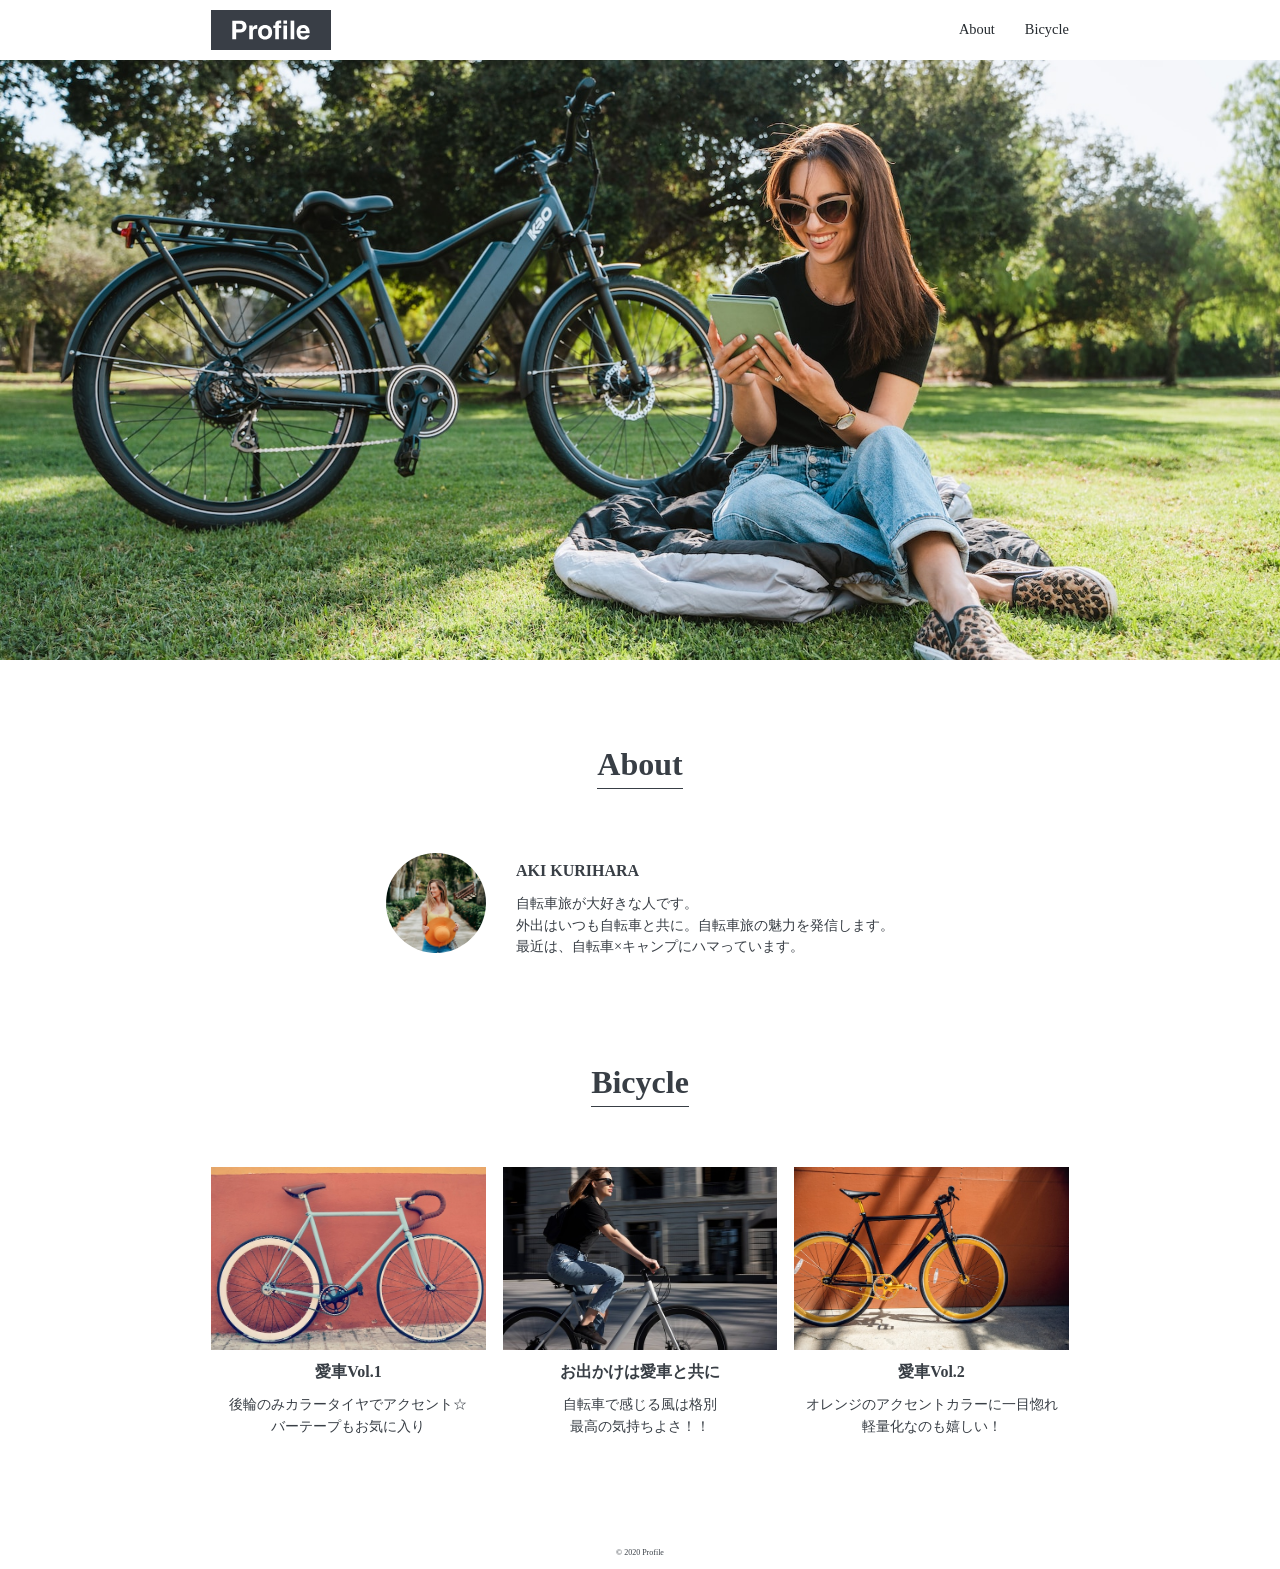
<file: index.html>
<!DOCTYPE html>
<html lang="ja">
<head>
  <meta charset="UTF-8">
  <meta name="viewport" content="width=device-width, initial-scale=1.0">
  <title>Bicycle</title>
  <link rel="stylesheet" href="css/style.css">
  <link rel="icon" href="https://raw.githubusercontent.com/rino-matsunaga/portfolio1/main/img/favicon.ico">
  <link rel="apple-touch-icon" href="https://github.com/rino-matsunaga/portfolio1/blob/main/img/apple-touch-icon.png?raw=true" sizes="180x180">
</head>
<body>
  <header>
    <h1 class="site-title">
      <a href="index.html">
        <img src="img/logo.svg" alt="ロゴ画像">
      </a>
    </h1>
    <nav>
      <ul>
        <li><a href="#About">About</a></li>
        <li><a href="#Bicycle">Bicycle</a></li>
      </ul>
    </nav>
  </header>

  <main>
    <div id="mainvisual">
      <img src="img/mainvisual.jpg" alt="自転車画像１">
    </div>

    <section id="About">
      <h2 class="section-title">About</h2>
      <div class="content">
        <img src="img/about.jpg" alt="自転車画像２">
        <div class="text">
          <h3 class="content-title">AKI KURIHARA</h3>
          <p>自転車旅が大好きな人です。<br>外出はいつも自転車と共に。自転車旅の魅力を発信します。<br>最近は、自転車×キャンプにハマっています。</p>
        </div>
      </div>
    </section>

    <section id="Bicycle">
      <h2 class="section-title">Bicycle</h2>
      <ul>
        <li>
          <img src="img/bicycle1.jpg" alt="自転車写真１">
          <h3 class="content-title">愛車Vol.1</h3>
          <p>後輪のみカラータイヤでアクセント☆<br>バーテープもお気に入り</p>
        </li>
        <li>
          <img src="img/bicycle2.jpg" alt="自転車写真２">
          <h3 class="content-title">お出かけは愛車と共に</h3>
          <p>自転車で感じる風は格別<br>最高の気持ちよさ！！</p>
        </li>
        <li>
          <img src="img/bicycle3.jpg" alt="自転車写真３">
          <h3 class="content-title">愛車Vol.2</h3>
          <p>オレンジのアクセントカラーに一目惚れ<br>軽量化なのも嬉しい！</p>
        </li>
      </ul>
    </section>
  </main>

  <footer id="footer">
    <p>&copy; 2020 Profile</p>
  </footer>

</body>
</html>
</file>
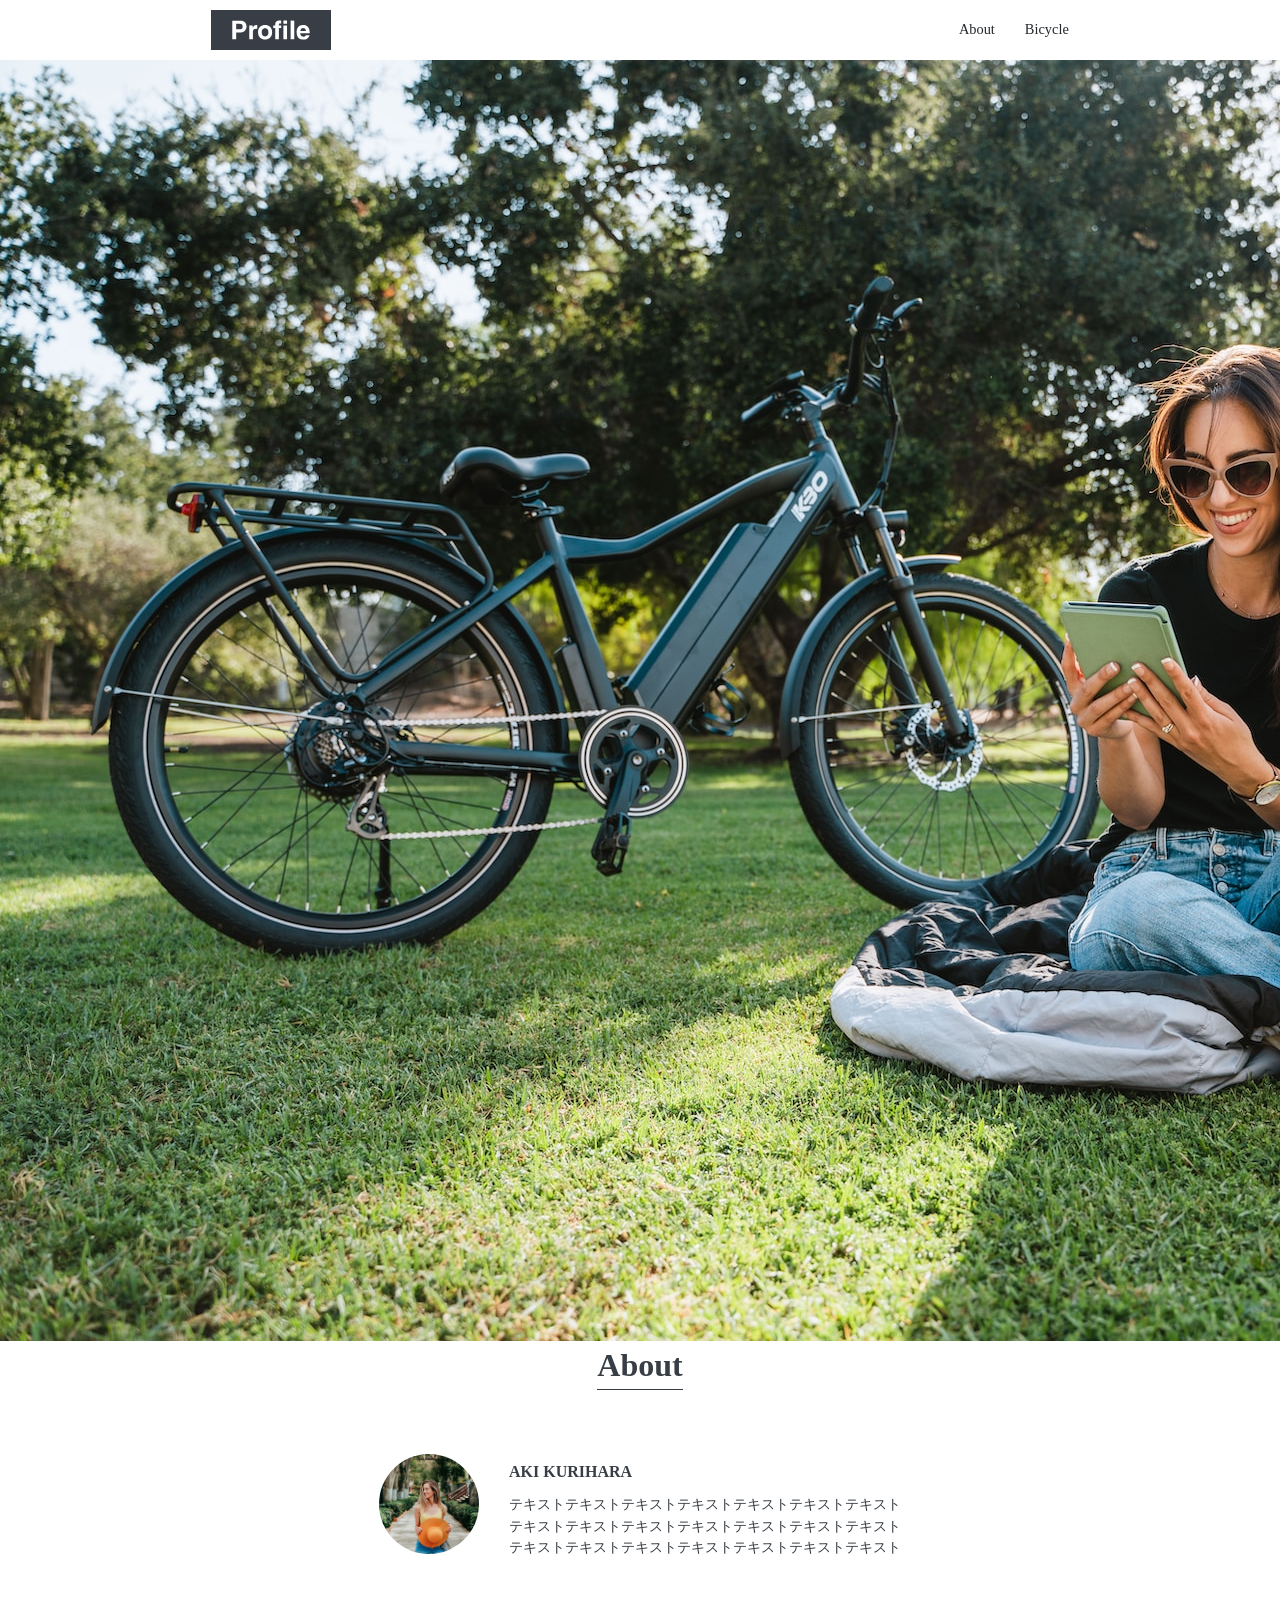
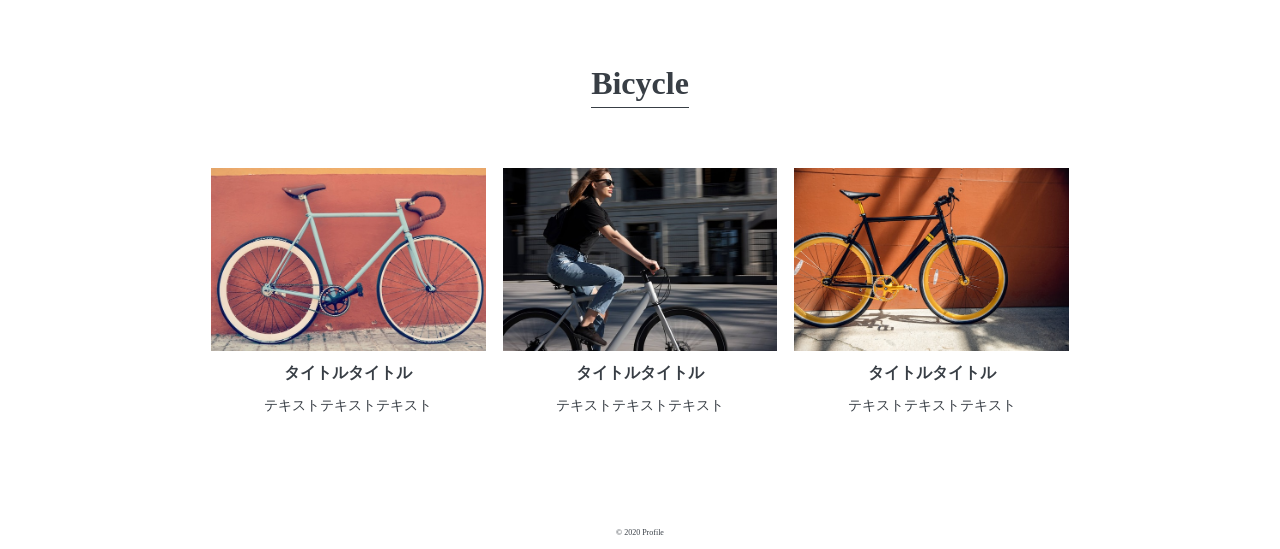
<file: indx.html>
<!DOCTYPE html>
<html lang="ja">
<head>
  <meta charset="UTF-8">
  <meta name="viewport" content="width=device-width, initial-scale=1.0">
  <title>Bicycle</title>
  <link rel="stylesheet" href="css/style.css">
  <link rel="icon" href="img/favicon.ico">
  <link rel="apple-touch-icon" href="img/apple-touch-icon.png" sizes="180x180">
</head>
<body>
  <header>
    <h1 class="site-title">
      <a href="index.html">
        <img src="img/logo.svg" alt="ロゴ画像">
      </a>
    </h1>
    <nav>
      <ul>
        <li><a href="#About">About</a></li>
        <li><a href="#Bicycle">Bicycle</a></li>
      </ul>
    </nav>
  </header>

  <main>
    <div id="mainvisial">
      <img src="img/mainvisual.jpg" alt="自転車画像１">
    </div>

    <section id="About">
      <h2 class="section-title">About</h2>
      <div class="content">
        <img src="img/about.jpg" alt="自転車画像２">
        <div class="text">
          <h3 class="content-title">AKI KURIHARA</h3>
          <p>テキストテキストテキストテキストテキストテキストテキスト<br>テキストテキストテキストテキストテキストテキストテキスト<br>テキストテキストテキストテキストテキストテキストテキスト</p>
        </div>
      </div>
    </section>

    <section id="Bicycle">
      <h2 class="section-title">Bicycle</h2>
      <ul>
        <li>
          <img src="img/bicycle1.jpg" alt="自転車写真１">
          <h3 class="content-title">タイトルタイトル</h3>
          <p>テキストテキストテキスト</p>
        </li>
        <li>
          <img src="img/bicycle2.jpg" alt="自転車写真２">
          <h3 class="content-title">タイトルタイトル</h3>
          <p>テキストテキストテキスト</p>
        </li>
        <li>
          <img src="img/bicycle3.jpg" alt="自転車写真３">
          <h3 class="content-title">タイトルタイトル</h3>
          <p>テキストテキストテキスト</p>
        </li>
      </ul>
    </section>
  </main>

  <footer id="footer">
    <p>&copy; 2020 Profile</p>
  </footer>

</body>
</html>
</file>
<file: css/style.css>
@import url(sanitize.css);

body{
  color: #383e45;
  font-size: 0.9rem;
}

header{
  display: flex;
  justify-content: space-between;
  align-items: center;
  max-width: 960px;
  padding: 0 4%;
  margin: 0 auto;
}

.site-title {
  width: 120px;
  line-height: 1px;
  padding: 10px 0;
  margin: 0;
}

.site-title img{
  max-width: 100%;
}

header ul{
  display: flex;
  padding: 10px 0;
  margin: 0;
  list-style: none;
}

header li{
  margin-left: 30px;
}

header li a{
  color: #24292e;
  text-decoration: none;
}

header li a:hover {
  opacity: .7;
}

#mainvisual{
  margin-bottom: 80px;
}

#mainvisual img{
  width: 100%;
  max-width: 1920px;
  height: 600px;
  object-fit: cover;
}

#About{
    max-width: 960px;
    margin: 0 auto 100px auto;
    padding: 0 4%;
    text-align: center;
}

.section-title{
  display: inline-block;
  font-size: 2rem;
  text-align: center;
  margin-top: 0;
  margin-bottom: 60px;
  border-bottom: solid 1px #383e45;
}

#About .content{
  display: flex;
  justify-content: center;
  align-items: center;
}

#About img{
  width: 100px;
  height: 100px;
  border-radius: 50%;
  margin-right: 30px;
  object-fit: cover;
}

#About .text{
  text-align: left;
}

#About .text .content-title{
  margin: 10px 0;
  font-size: 1rem;
}

#About .text p{
  margin: 0;
  padding: 0;
}

#Bicycle{
  max-width: 960px;
  margin: 0 auto 100px auto;
  padding: 0 4%;
  text-align: center;
}

#Bicycle ul{
  display: flex;
  justify-content: space-between;
  margin: 0;
  padding: 0;
}

#Bicycle li{
  width: 32%;
  list-style: none;
}

#Bicycle li img{
  max-width: 100%;
  border-style: none;
}

#Bicycle li .content-title{
  font-size: 1rem;
  margin: 10px 0;
}

#Bicycle li p{
    margin: 0;
    padding: 0;
}

#footer p{
  font-size: 0.5rem;
  padding: 10px 0;
  margin: 0;
  text-align: center;
}

@media screen and (max-width: 600px) {
  #mainvisual img{
    height: calc(100vh - 60px);
  }

  #About .content {
    flex-direction: column;
  }

  #About img{
    margin-right: 0;
  }

  #Bicycle ul {
    flex-direction: column;
  }

  #Bicycle li {
    width: 100%;
    margin-bottom: 30px;
  }
}
</file>
